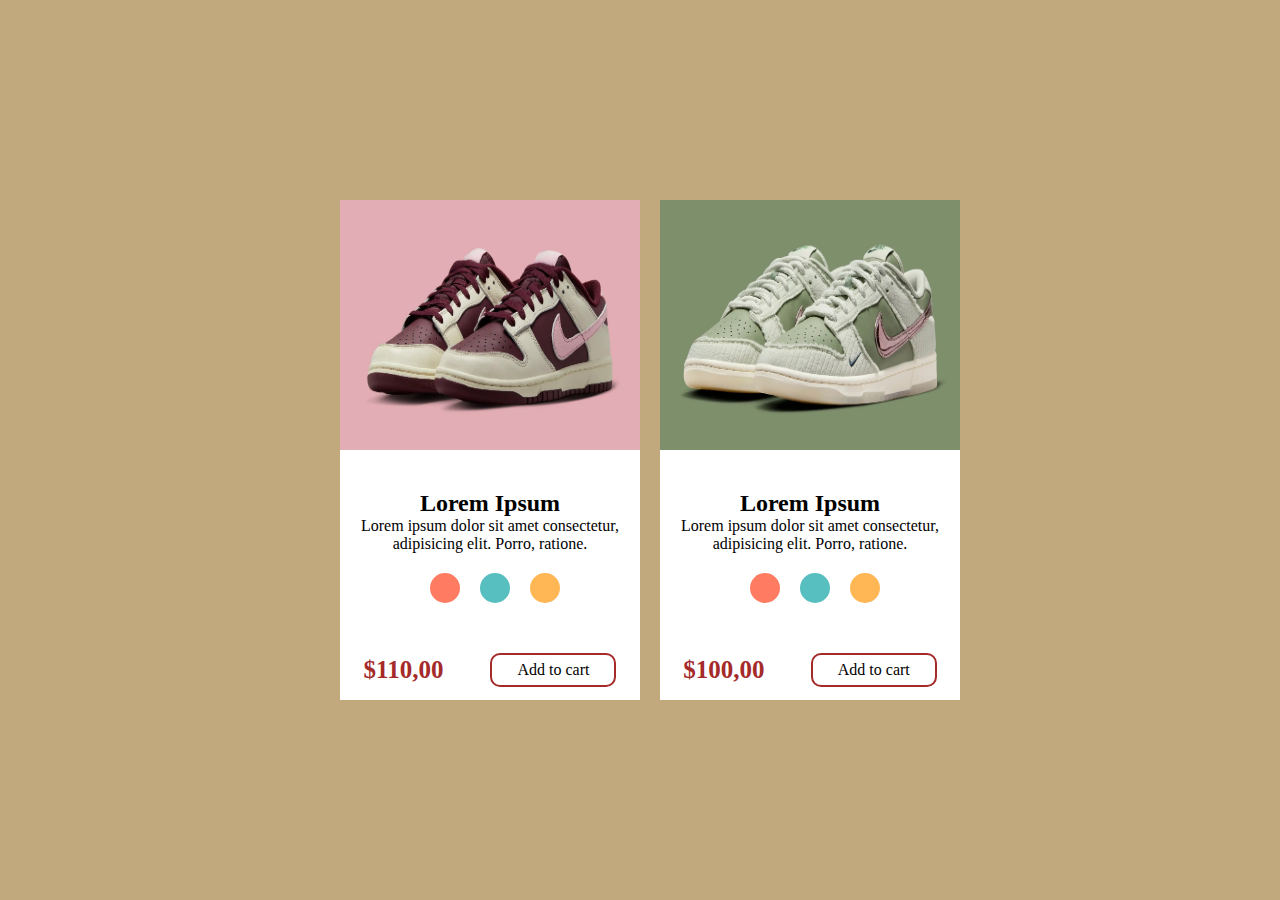
<file: Background-task practice/index.html>
<!DOCTYPE html>
<html lang="en">

<head>
    <meta charset="UTF-8">
    <meta name="viewport" content="width=device-width, initial-scale=1.0">
    <link rel="stylesheet" href="./assets/css/style.css">
    <title>Document</title>
</head>

<body>
    <section id="product">
        <div class="products">
            <div class="card">
                <div class="card-image">
                    <img src="./assets/images/nike-dunk-low-valentines-day-2023-dr9705-100-pair.webp" alt="" />
                </div>
                <div class="card-body">
                    <div class="product-detail">
                        <h2>Lorem Ipsum</h2>
                        <p>
                            Lorem ipsum dolor sit amet consectetur, adipisicing elit. Porro,
                            ratione.
                        </p>
                    </div>
                    <div class="colors">
                        <div class="item"></div>
                        <div class="item"></div>
                        <div class="item"></div>
                    </div>
                    <div class="price-area">
                        <h3 class="price">$110,00</h3>
                        <a class="cart-btn">Add to cart</a>
                    </div>
                </div>
            </div>

            <div class="card">
                <div class="card-image">
                    <img src="./assets/images/sub-buzz-511-1689788685-1.webp" alt="" />
                </div>
                <div class="card-body">
                    <div class="product-detail">
                        <h2>Lorem Ipsum</h2>
                        <p>
                            Lorem ipsum dolor sit amet consectetur, adipisicing elit. Porro,
                            ratione.
                        </p>
                    </div>
                    <div class="colors">
                        <div class="item"></div>
                        <div class="item"></div>
                        <div class="item"></div>
                    </div>
                    <div class="price-area">
                        <h3 class="price">$100,00</h3>
                        <a class="cart-btn">Add to cart</a>
                    </div>
                </div>
            </div>
        </div>
    </section>
</body>

</html>
</file>
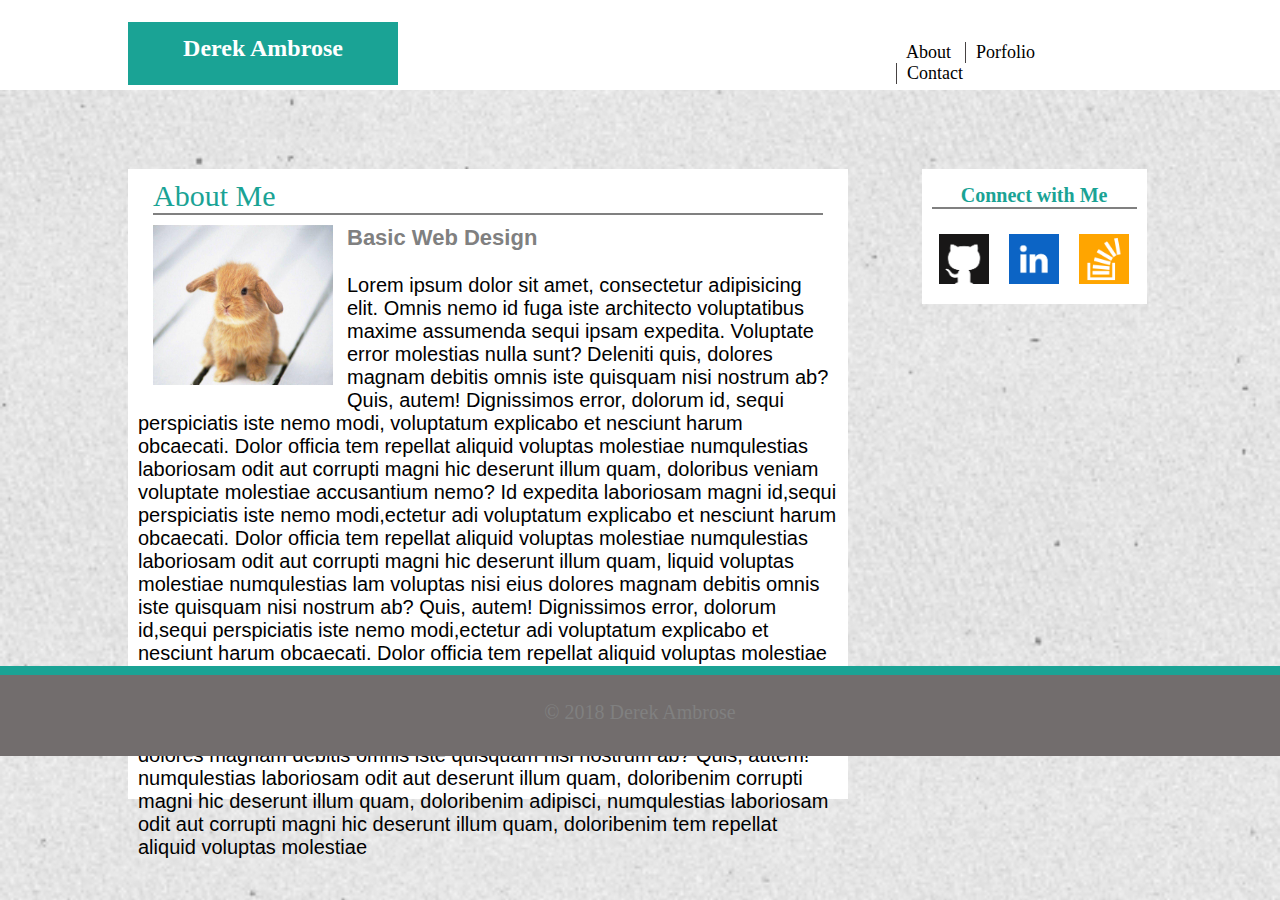
<file: Background-homeworks/task1/index.html>
<!DOCTYPE html>
<html lang="en">

<head>
    <meta charset="UTF-8">
    <meta name="viewport" content="width=device-width, initial-scale=1.0">
    <link rel="stylesheet" href="./assets/css/style.css">
    <title>Document</title>
</head>

<body>
    <section id="header-area">
        <div class="header-left">
            <h2>Derek Ambrose</h2>
        </div>
        <div class="header-right">
            <ul>
                <li><a href="#">About</a></li>
                <li><a href="#">Porfolio</a></li>
                <li><a href="#">Contact</a></li>
            </ul>
        </div>
    </section>
    <section id="main-area">
        <div class="content">
            <p1>About Me</p1>
            <div class="photo">
                <p>
                    <img src="./assets/images/2.jpg" alt="">
                    <span>Basic Web Design</span> <br><br>
                    Lorem ipsum dolor sit amet, consectetur adipisicing elit. Omnis nemo id fuga iste architecto
                    voluptatibus maxime assumenda sequi ipsam expedita. Voluptate error molestias nulla sunt? Deleniti
                    quis,
                    dolores magnam debitis omnis iste quisquam nisi nostrum ab? Quis, autem! Dignissimos error, dolorum
                    id,
                    sequi perspiciatis iste nemo modi, voluptatum explicabo et nesciunt harum obcaecati. Dolor officia
                    tem repellat aliquid voluptas molestiae
                    numqulestias laboriosam odit aut corrupti magni hic
                    deserunt illum quam, doloribus veniam voluptate molestiae accusantium nemo? Id expedita laboriosam
                    magni id,sequi perspiciatis iste nemo modi,ectetur adi voluptatum explicabo et nesciunt harum obcaecati.
                    Dolor officia tem repellat aliquid voluptas molestiae
                    numqulestias laboriosam odit aut corrupti magni hic
                    deserunt illum quam, liquid voluptas molestiae
                    numqulestias lam voluptas nisi eius dolores magnam debitis omnis iste quisquam nisi nostrum ab? Quis, autem!
                    Dignissimos error, dolorum id,sequi perspiciatis iste nemo modi,ectetur adi voluptatum explicabo et nesciunt harum obcaecati.
                    Dolor officia tem repellat aliquid voluptas molestiae
                </p> <br><br>
                <p>Lorem ipsum dolor sit amet, consectetur adipisicing elit. In pariatur maxime eligendi quos quae ut
                    qui doloribus, error adipisci dignissimos a cupiditate autem at odio ipsa deserunt assumenda animi.
                    Nostrum voluptas nisi eius dolores magnam debitis omnis iste quisquam nisi nostrum ab? Quis, autem!
                    numqulestias laboriosam odit aut deserunt illum quam, doloribenim corrupti magni hic
                    deserunt illum quam, doloribenim adipisci, numqulestias laboriosam odit aut corrupti magni hic
                    deserunt illum quam, doloribenim tem repellat aliquid voluptas molestiae
                    </p>
            </div>
        </div>
    </section>
    <section id="contact-area">
       <div class="contact">
        <div class="social-media">
            <p>Connect with Me</p>
            <ul>
                <li><a href="#"><img src="./assets/images/4.png" alt=""></a></li>
                <li><a href="#"><img src="./assets/images/5.png" alt=""></a></li>
                <li><a href="#"><img src="./assets/images/6.jpeg" alt=""></a></li>

            </ul>
        </div>
       </div>
    </section>
    <div class="footer-area">
        <p>© 2018 Derek Ambrose</p>
    </div>
</body>

</html>
</file>
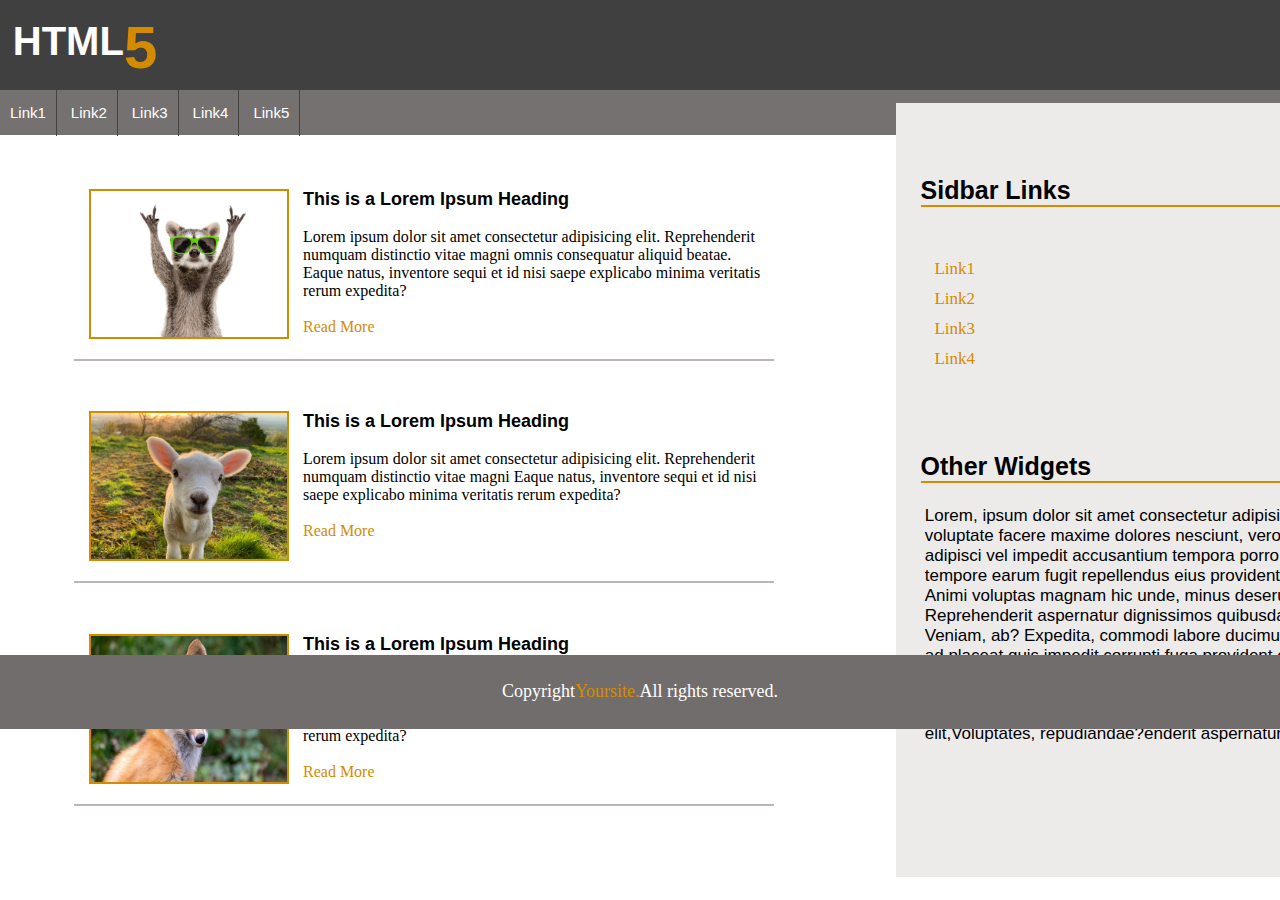
<file: Background-homeworks/task2/index.html>
<!DOCTYPE html>
<html lang="en">

<head>
    <meta charset="UTF-8">
    <meta name="viewport" content="width=device-width, initial-scale=1.0">
    <link rel="stylesheet" href="./assets/css/style.css">
    <title>Document</title>
</head>

<body>
    <div class="header-up">
        <h1>HTML</h1>
        <p>5</p>
    </div>
    <div class="header-down">
        <ul>
            <li><a href="">Link1</a></li>
            <li><a href="">Link2</a></li>
            <li><a href="">Link3</a></li>
            <li><a href="">Link4</a></li>
            <li><a href="">Link5</a></li>
        </ul>
    </div>

    <section id="main-area-left">

        <div class="main-up">
            <img src="./assets/images/1.jpeg" alt="">
            <span>This is a Lorem Ipsum Heading</span> <br><br>
            <p>Lorem ipsum dolor sit amet consectetur adipisicing elit. Reprehenderit numquam distinctio vitae
                magni
                omnis consequatur aliquid beatae. Eaque natus, inventore sequi et id nisi saepe explicabo minima
                veritatis rerum expedita? <br><br></p>
            <a href="#">Read More</a>


        </div>

        <div class="main-center">
            <img src="./assets/images/2.jpeg" alt="">
            <span>This is a Lorem Ipsum Heading</span> <br><br>
            <p>Lorem ipsum dolor sit amet consectetur adipisicing elit. Reprehenderit numquam distinctio vitae
                magni
                Eaque natus, inventore sequi et id nisi saepe explicabo minima
                veritatis rerum expedita? <br><br></p>
            <a href="#">Read More</a>
        </div>

        <div class="main-down">
            <img src="./assets/images/3.jpg" alt="">
            <span>This is a Lorem Ipsum Heading</span> <br><br>
            <p>Lorem ipsum dolor sit amet consectetur adipisicing elit. Reprehenderit numquam distinctio vitae
                magni
                omnis consequatur aliquid beatae. Eaque natus, inventore sequi et id nisi saepe explicabo minima
                veritatis rerum expedita? <br><br></p>
            <a href="#">Read More</a>
        </div>
    </section>
    <section id="main-area-right">
        <div class="link">
            <h3>Sidbar Links</h3>
            <ul>
                <li><a href="#">Link1</a></li>
                <li><a href="#">Link2</a></li>
                <li><a href="#">Link3</a></li>
                <li><a href="#">Link4</a></li>
            </ul>
        </div>
        <div class="other">
            <h3>Other Widgets</h3>
            <p>Lorem, ipsum dolor sit amet consectetur adipisicing elit. Quis voluptate facere maxime dolores nesciunt,
                vero, ut deleniti adipisci vel impedit accusantium tempora porro
                voluptatem tempore earum fugit repellendus eius provident atque? Animi voluptas magnam hic unde, minus
                deserunt. Reprehenderit aspernatur dignissimos quibusdam facere?
                Veniam, ab? Expedita, commodi labore ducimus, aspernatur ad placeat quis impedit corrupti fuga provident
                cupiditate quasi repellendus.</p><br>

            <p1>Lorem ipsum dolor sit amet consectetur, adipisicing elit,Voluptates, repudiandae?enderit aspernatur</p1>
        </div>
    </section>
    <div class="footer-area">
        <p>Copyright <span>Yoursite.</span>All rights reserved.</p>
    </div>
</body>

</html>
</file>
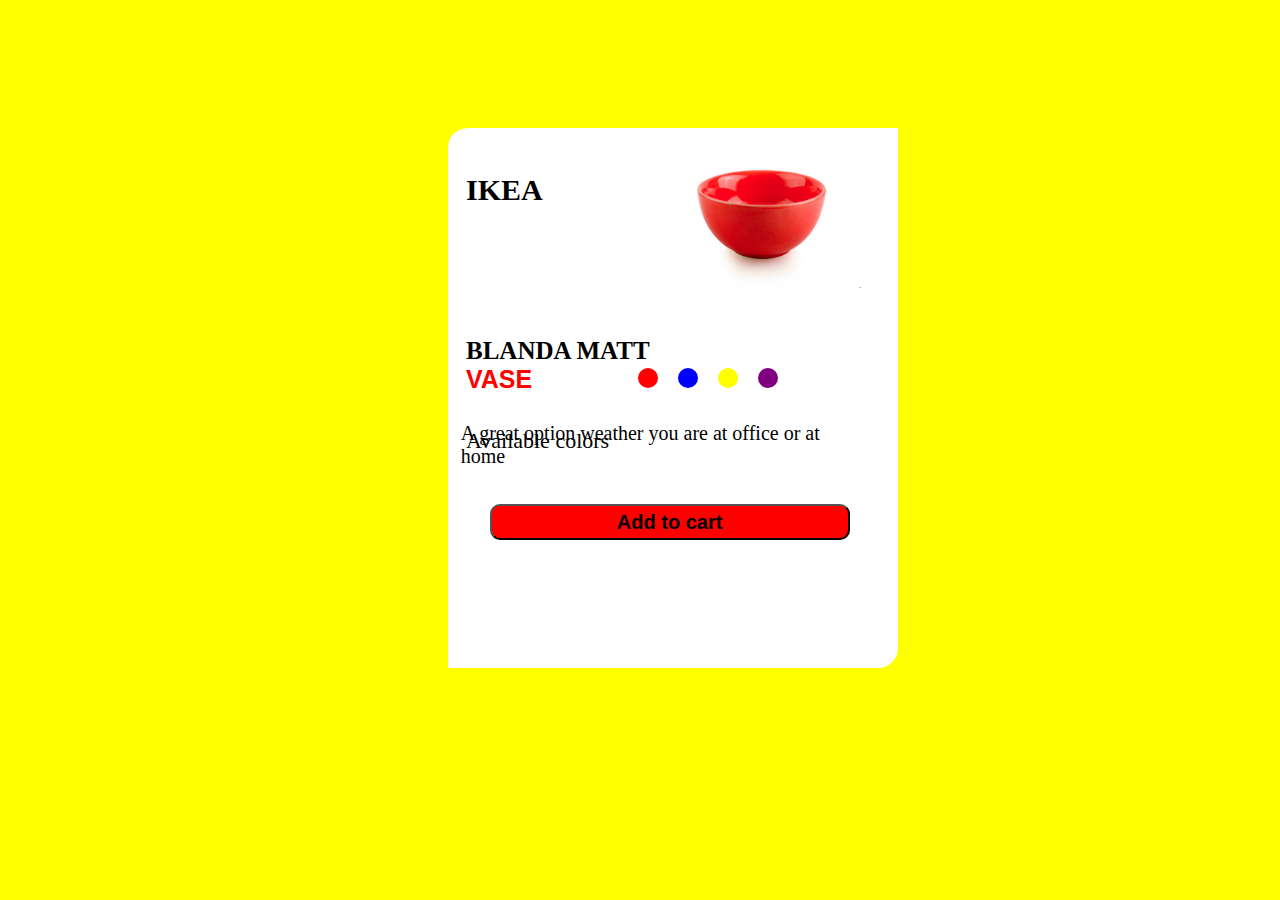
<file: Background-homeworks/task3/index.html>
<!DOCTYPE html>
<html lang="en">

<head>
    <meta charset="UTF-8">
    <meta name="viewport" content="width=device-width, initial-scale=1.0">
    <link rel="stylesheet" href="./assets/css/style.css">
    <title>Document</title>
</head>

<body>
    <section id="card">
        <div class="box">
            <img src="./assets/images/1.jpeg" alt="">
        </div>
        <div class="about">
            <h1>IKEA</h1>
            <h2>BLANDA MATT</h2>
            <p>VASE</p>
            <p1>Available colors</p1><br>
        </div>
    </section>
    <section id="product-detail">
        <div class="details">
            <div class="colors">
                <div class="item"></div>
                <div class="item"></div>
                <div class="item"></div>
                <div class="item"></div>
            </div>
            <div class="add">
                <span>A great option weather you are at office or at home</span>
                <button>Add to cart</button>
            </div>
        </div>
    </section>
</body>

</html>
</file>
<file: Background-task practice/assets/css/style.css>
*{
    margin: 0;
    padding: 0;
    box-sizing: border-box;
}

.box{
    width: 100%;
    height: 900px;
    display: flex;
    justify-content: center;
    align-items: center;
}

.box .image{
    position:relative;
    width: 600px;
    height: 400px;
}

.box .cover{
    width: 600px;
    height: 400px;
    background-color: black;
    position: absolute;
    top:0;
    opacity: 0.5;
    transition: all 0.5s;
}

.box .image:hover .cover{
    opacity: 0;
}


.box .image jpg{
    width: 100%;
    height: 100%;
}

#product{
    background-color:rgb(193, 169, 125);
    width: 100%;
    height: 100vh;
    display: flex;
    justify-content: center;
    align-items: center;
}

#product .products {
    display: flex;
  }
  
  #product .card {
    width: 300px;
    height: 500px;
    background-color: white;
    margin-left: 20px;
  }
  
  #product .card .card-image {
    width: 300px;
    height: 250px;
  }
  
  #product .card .card-image img {
    width: 100%;
    height: 100%;
    position: relative;
  }
  
  #product .card-body .product-detail {
    text-align: center;
    margin-top: 40px;
  }
  
  #product .card-body .colors .item {
    width: 30px;
    height: 30px;
    background-color: blue;
    border-radius: 50%;
    margin-left: 20px;
    cursor: pointer;
  }
  
  #product .card-body .colors .item:nth-child(1) {
    background-color: #ff7c63;
  }
  
  #product .card-body .colors .item:nth-child(2) {
    background-color: #57bfbf;
  }
  
  #product .card-body .colors .item:nth-child(3) {
    background-color: #ffb756;
  }
  
  #product .card-body .colors {
    display: flex;
    justify-content: center;
    margin-top: 20px;
    margin-left: -10px;
  }
  
  #product .card-body .price-area {
    display: flex;
    margin-top: 50px;
    justify-content: space-around;
  }
  
  #product .card-body .price-area a {
    border: 2px solid brown;
    padding: 6px 25px 6px 25px;
    cursor: pointer;
    background-color: white;
    border-radius: 10px;
  }
  
  #product .card-body .price-area h3 {
    margin-top: 3px;
    font-size: 25px;
    color: brown;
  }
</file>
<file: Background-homeworks/task1/assets/css/style.css>
* {
    margin: 0;
    padding: 0;
    box-sizing: border-box;
}

body {
    background-color: white;
    background-image: url("../images/3.png");
    background-attachment: fixed;
    background-size: cover;
}

#header-area {
    width: 100%;
    height: 10vh;
    background-color: white;
}

#header-area .header-right {
    width: 17%;
    height: 5vh;
    margin-left: 70%;
    margin-top: 40px;
    position: absolute;
    display: flex;
    justify-content: center;
    align-items: center;
    background-color: white;

}

#header-area .header-right ul li {
    display: inline-block;
    border-left: 1px solid rgb(70, 66, 66);
}

#header-area .header-right ul li:first-child {
    border: none;
}

#header-area .header-right ul li a {
    list-style: none;
    text-decoration: none;
    padding: 10px;
    color: black;
    font-size: 18px;
}

#header-area .header-left {
    width: 30vh;
    height: 7%;
    background-color: rgb(26, 163, 149);
    margin-top: 1.7%;
    margin-left: 10%;
    position: absolute;
}

#header-area .header-left h2 {
    color: white;
    display: flex;
    justify-content: center;
    margin-top: 5%;
}

#main-area {
    display: flex;
    width: 80vh;
    height: 70%;
    margin-top: 6.2%;
    margin-left: 10%;
    background-color: white;
    position: absolute;
}


#main-area .photo img {
    margin-bottom: 20px;
    margin-left: 15px;
    margin-right: 2%;
    width: 180px;
    height: 160px;
    float: left;
}

#main-area .content p1 {

    color: rgb(26, 163, 149);
    font-size: 30px;
    margin-top: 10px;
    margin-left: 25px;
    border-bottom: 2px solid grey;
    inline-size: 93%;
    display: inline-block;

}

#main-area .content .photo span {
    font-size: 22px;
    font-weight: bold;
    color: grey;
}

#main-area .content .photo p {
    margin-top: 10px;
    margin-left: 10px;
    margin-right: 10px;
    display: inline;
    float: right;
    font-family: Arial, Helvetica, sans-serif;
    font-size: 20px;
}

#contact-area {
    width: 25vh;
    height: 15%;
    background-color: white;
    margin-left: 72%;
    margin-top: 6.2%;
    position: absolute;
}

#contact-area .social-media ul {
    display: flex;
    justify-content: center;
    margin-top: 25px;
    gap: 20px;
}

#contact-area .social-media ul li {
    text-decoration: none;
    list-style: none;
}

#contact-area .social-media ul li a img {
    width: 50px;
    height: 50px;
}

#contact-area .social-media p {
    display: flex;
    color: rgb(26, 163, 149);
    justify-content: center;
    font-weight: bold;
    font-size: 20px;
    margin-top: 15px;
    border-bottom: 2px solid grey;
    margin-inline-start: 10px;
    margin-inline-end: 10px;
}

.footer-area {
    position: absolute;
    width: 100%;
    height: 10%;
    background-color: rgb(114, 109, 109);
    margin-top: 45%;
    border-top: 9px solid rgb(26, 163, 149);

    
}

.footer-area p {
    color: grey;
    font-size: 20px;
    display: flex;
    align-items: center;
    justify-content: center;
    margin-top: 2%;
    
}
</file>
<file: Background-homeworks/task2/assets/css/style.css>
* {
    margin: 0;
    padding: 0;
    box-sizing: border-box;

}

.header-up {
    width: 100%;
    height: 10vh;
    background-color: rgb(65, 64, 64);
    position: absolute;
}

.header-up h1 {
    color: white;
    display: inline-block;
    font-family: Arial, Helvetica, sans-serif;
    font-size: 40px;
    font-weight: bold;
    margin-left: 1%;
    margin-top: 1.5%;


}

.header-up p {
    color: rgb(213, 139, 0);
    display: inline-block;
    font-family: Arial, Helvetica, sans-serif;
    font-size: 60px;
    font-weight: bold;
    position: absolute;
    margin-top: 1%;

}

.header-down {
    width: 100%;
    height: 5vh;
    background-color: rgb(117, 113, 113);
    position: absolute;
    margin-top: 90px;
}

.header-down {
    display: flex;
    align-items: center;
}

.header-down ul li {
    display: inline-block;
    border-right: 1px solid rgb(70, 66, 66);
    line-height: 47px
}

.header-down ul li a {
    list-style: none;
    text-decoration: none;
    padding: 10px;
    color: white;
    font-size: 15px;
    font-family: Arial, Helvetica, sans-serif;
}

#main-area-left {
    width: 80vh;
    height: 70%;
    position: absolute;
    margin-top: 8%;
    margin-left: 5%;
}

#main-area-left .main-up {
    margin-top: 12%;
    display: inline-block;
    border-bottom: 2px solid rgb(187, 181, 181);
    margin-inline-start: 10px;
    margin-inline-end: 10px;
}

#main-area-left .main-center {
    margin-top: 7%;
    display: inline-block;
    border-bottom: 2px solid rgb(187, 181, 181);
    margin-inline-start: 10px;
    margin-inline-end: 10px;
}

#main-area-left .main-down {
    margin-top: 7%;
    display: inline-block;
    border-bottom: 2px solid rgb(187, 181, 181);
    margin-inline-start: 10px;
    margin-inline-end: 10px;

}

#main-area-left img {
    margin-bottom: 20px;
    margin-left: 15px;
    margin-right: 2%;
    width: 200px;
    height: 150px;
    float: left;
    border: 2px solid rgb(213, 139, 0);

}

#main-area-left span {
    font-size: 18px;
    font-weight: bold;
    font-family: Arial, Helvetica, sans-serif;
}

#main-area-left a {
    text-decoration: none;
    color: rgb(213, 139, 0);
}

#main-area-right {
    position: absolute;
    background-color: rgb(237, 234, 234);
    width: 54.1vh;
    height: 86%;
    position: absolute;
    margin-top: 8.05%;
    margin-left: 70%;
}

#main-area-right .link {
    margin-top: 15%;
    margin-left: 3%;
}

#main-area-right .link h3 {
    margin-left: 10%;
    font-size: 25px;
    font-family: Arial, Helvetica, sans-serif;
    border-bottom: 2px solid rgb(213, 139, 0);
    margin-inline-start: 10px;
    margin-inline-end: 10px;
}

#main-area-right .link ul {
    margin-top: 10%;
    margin-left: 4%;

}

#main-area-right .link ul li {
    list-style: none;
    padding: 5px;
}

#main-area-right .link ul li a {
    color: rgb(213, 139, 0);;
    text-decoration: none;
    font-size: 17px;
}

#main-area-right .other {
    margin-top: 30px;
    position: absolute;
    margin-left: 3%;
}

#main-area-right .other h3 {
    margin-top: 10%;
    margin-left: 12%;
    font-size: 25px;
    font-family: Arial, Helvetica, sans-serif;
    border-bottom: 2px solid rgb(213, 139, 0);
    margin-inline-start: 10px;
    margin-inline-end: 10px;
    
}

#main-area-right .other p {
    font-size: 17px;
    font-family: Arial, Helvetica, sans-serif;
    margin-top: 5%;
    margin-left: 3%;
}

#main-area-right .other p1 {
    font-size: 17px;
    font-family: Arial, Helvetica, sans-serif;
    margin-left: 3%;
    display: flex;

}


.footer-area {
    position: absolute;
    width: 100%;
    height: 8.2%;
    background-color: rgb(114, 109, 109);
    margin-top: 51.2%;
}

.footer-area p {
    color: white;
    font-size: 18px;
    display: flex;
    align-items: center;
    justify-content: center;
    margin-top: 2%;
    
}

.footer-area span{
    color: rgb(213, 139, 0);
}
</file>
<file: Background-homeworks/task3/assets/css/style.css>
*{
    margin: 0;
    padding: 0;
    box-sizing: border-box;

}

body{
    background-color: yellow;
}

#card{

    height: 60%;
    width: 50vh;
    background-color: white;
    position: absolute;
    border-radius: 20px 0px;
    margin-left: 35%;
    margin-top: 10%;
}

#card .box img{
    height: 160px;
    width: 200px;
    margin-left: 47.3%;
    position: absolute;
}

#card .about{
    margin-top: 10%;
    margin-left: 4%;
}

#card .about h1{
    margin-bottom:30%;
    font-size: 30px;
}

#card .about h2{
    font-size: 25px;
}

#card .about p{
    font-size: 25px;
    font-family: Arial, Helvetica, sans-serif;
    font-weight: bold;
    color: red;
    
}

#card .about p1{
    position: absolute;
    font-size: 22px;
    margin-top: 7.7%;
    
}

#product-detail .details .colors{
width: 30vh;
height: 5%;
margin-left: 20%;
display: inline-block;
position:absolute;
padding: 10px;
padding-bottom: 10px;
}

#product-detail .details .colors .item {
    width: 20px;
    height: 20px;
    background-color: blue;
    border-radius: 50%;
    margin-left: 20px;
    cursor: pointer;
  }
  
  #product-detail .details .colors .item:nth-child(1) {
    background-color: red;
  }
  
  #product-detail .details .colors .item:nth-child(2) {
    background-color: blue;
  }
  
  #product-detail .details .colors .item:nth-child(3) {
    background-color: yellow;
  }

  #product-detail .details .colors .item:nth-child(4) {
    background-color: purple;
  }

 #product-detail .details .colors {
    display: inline-block;
    display: flex;
    justify-content: center;
    position: absolute;
    margin-top: 28%;
    margin-left: 44%;
  }

  #product-detail .details .add{
    width: 40vh;
    height: 10%;
    position: absolute;
    margin-top:33%;
    margin-left: 36%;
  }

  #product-detail .details .add span{
    font-size: 20px;
    display: flex;
    
  }

  #product-detail .details .add button{
    width: 40vh;
    height: 40%;
    background-color: red;
    margin-top: 10%;
    font-size: 20px;
    margin-left: 8%;
    border-radius: 10px;
    font-family: Arial, Helvetica, sans-serif;
    font-weight: bold;
    border-radius: 10px 10px;
  }
</file>
